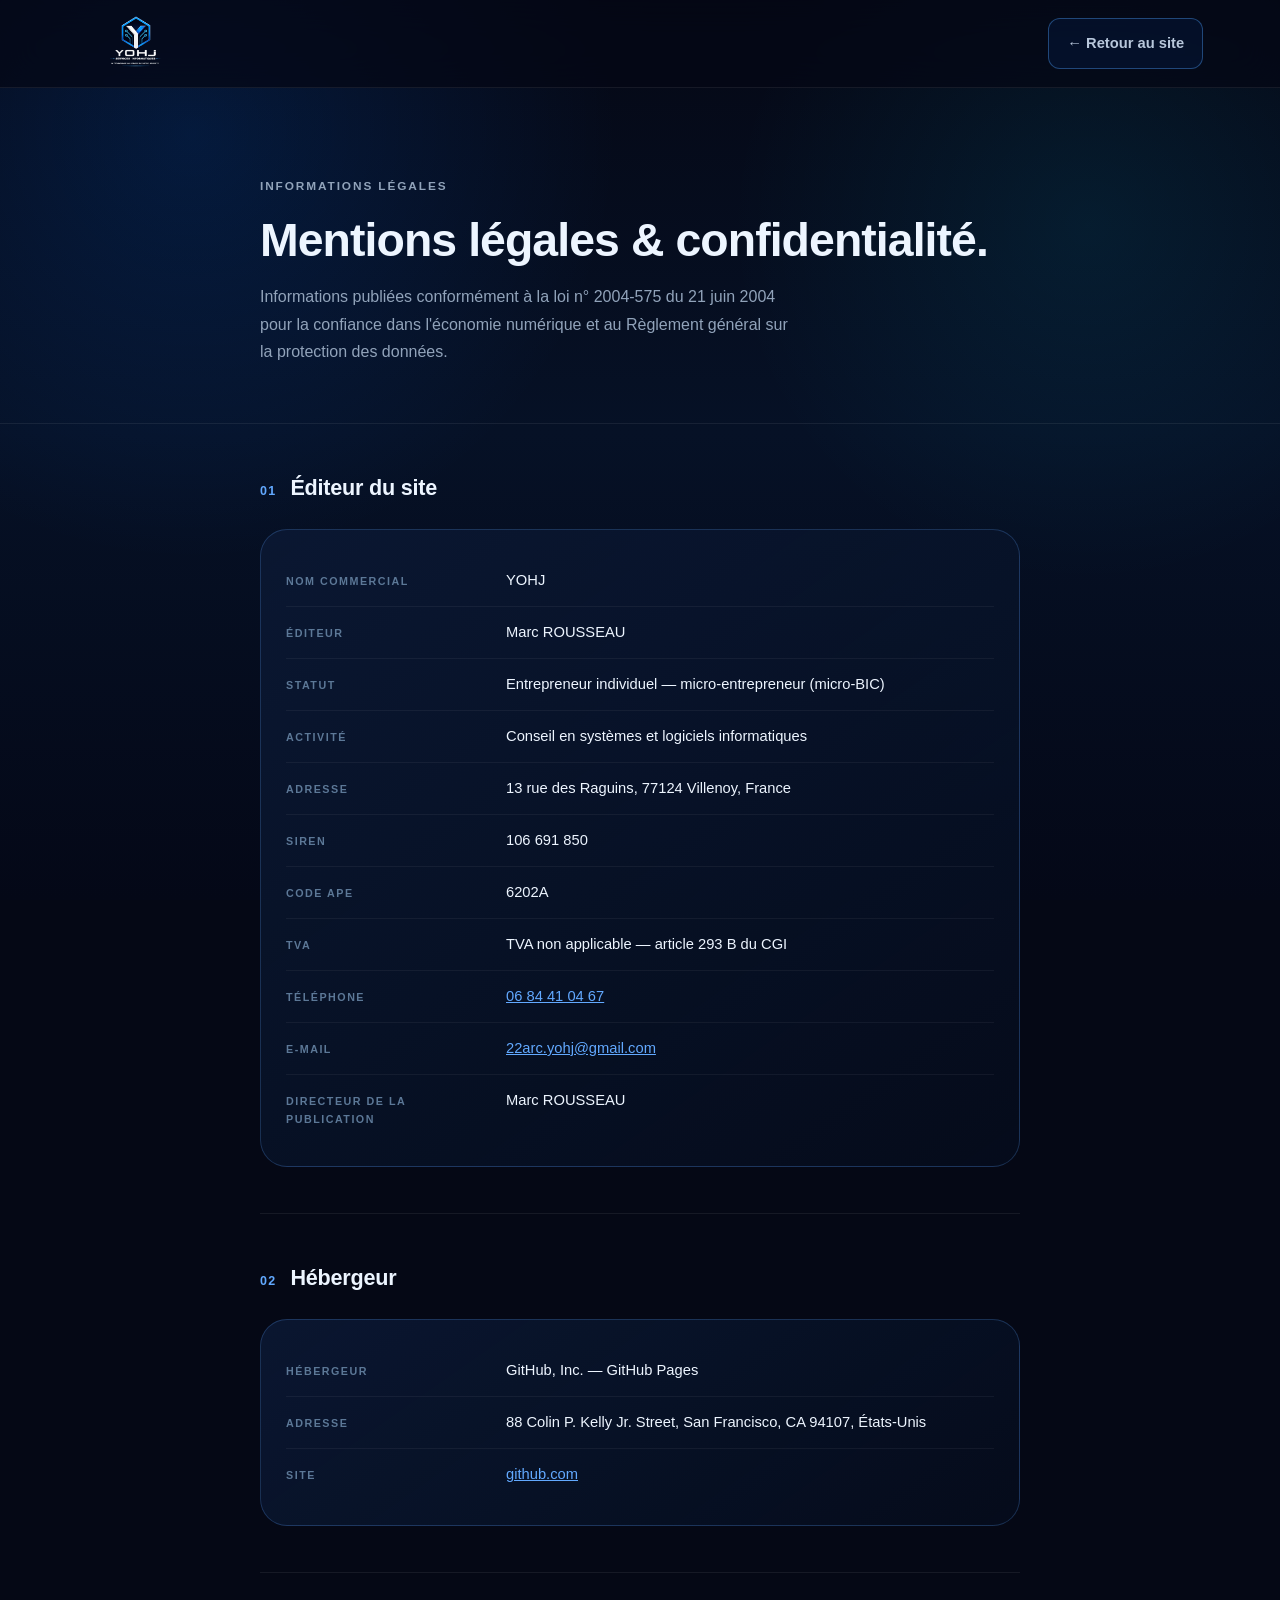
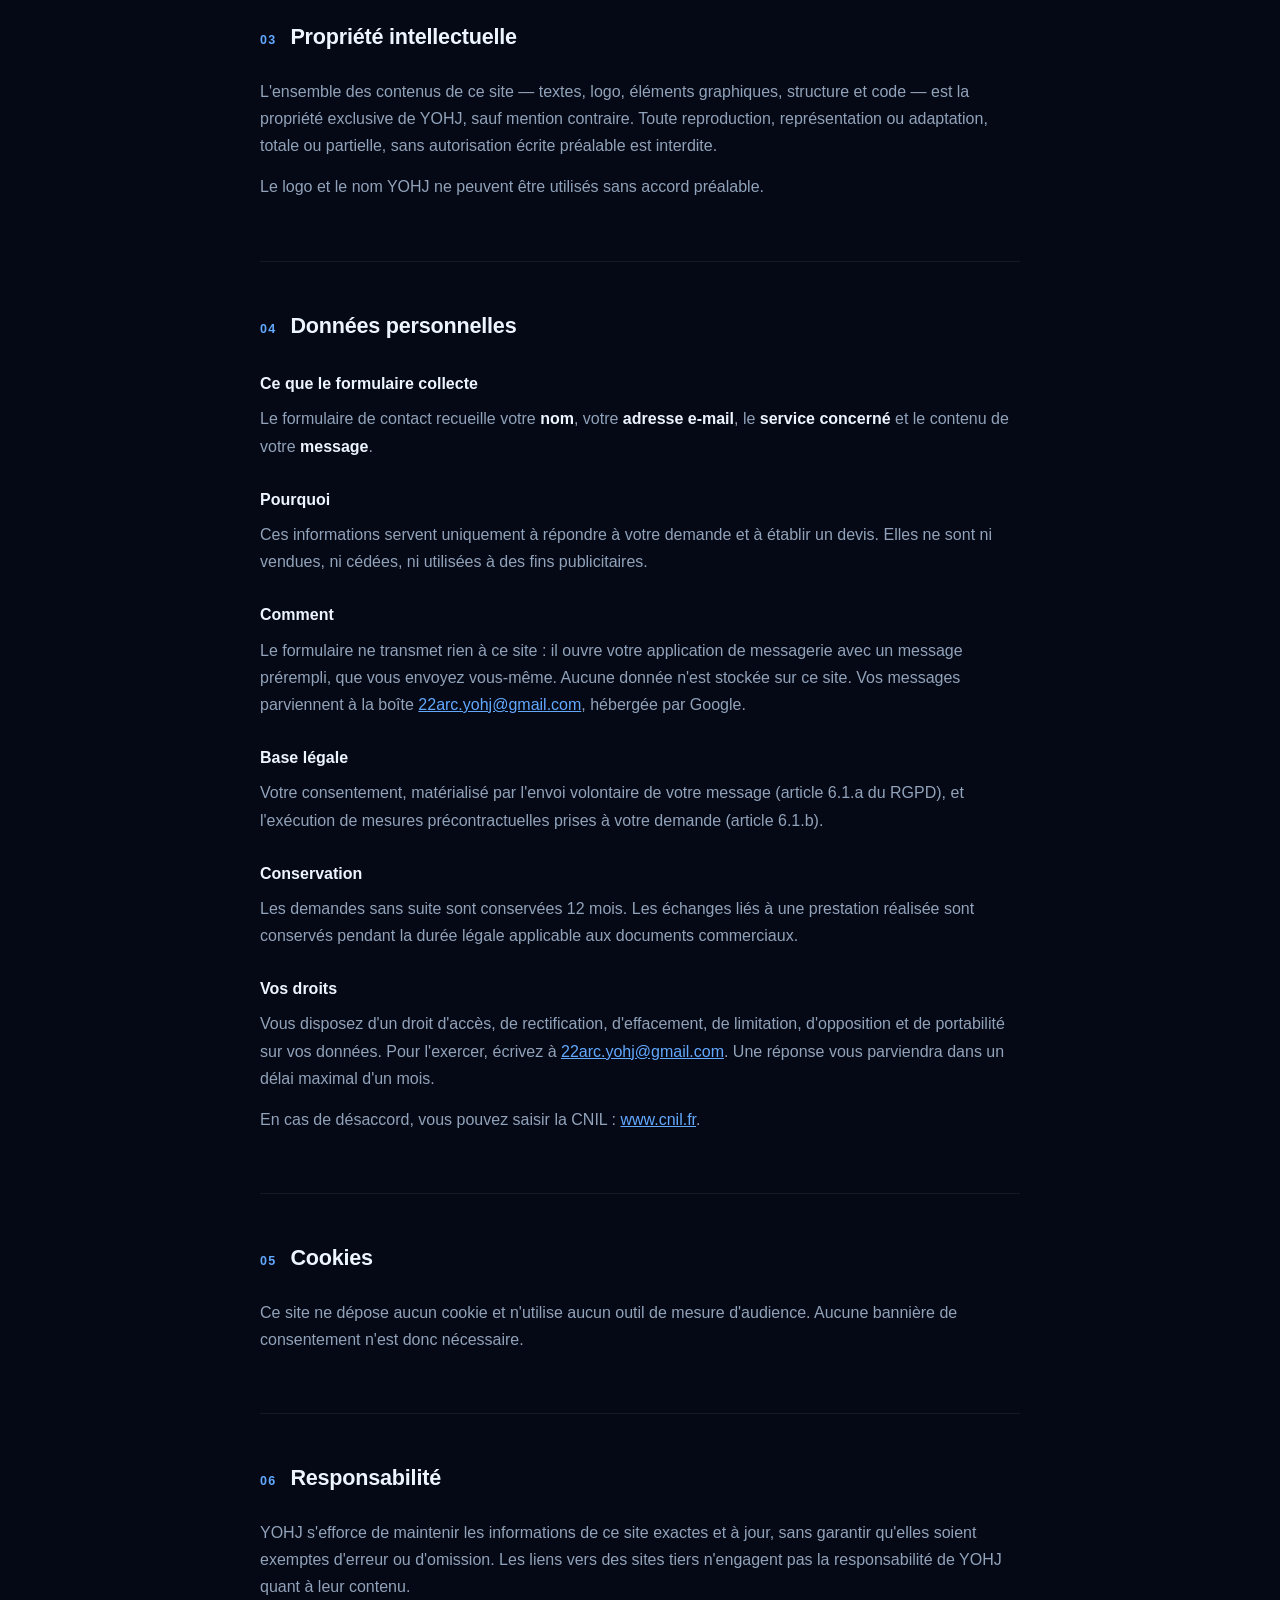
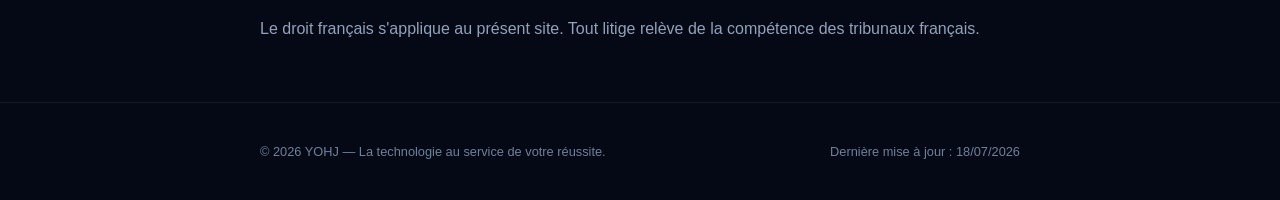
<file: mentions-legales.html>
<!DOCTYPE html>
<html lang="fr">
<head>
<meta charset="utf-8">
<meta name="viewport" content="width=device-width, initial-scale=1">
<meta name="theme-color" content="#050b1b">
<meta name="description" content="Mentions légales et politique de confidentialité de YOHJ, services informatiques.">
<title>Mentions légales — YOHJ</title>
<link rel="icon" href="assets/favicon.png">
<style>
  *{box-sizing:border-box;margin:0;padding:0}
  html{scroll-behavior:smooth}
  body{
    background:#050815;color:#edf5ff;
    font-family:Inter,Arial,sans-serif;line-height:1.7;
    overflow-x:hidden;-webkit-font-smoothing:antialiased;
  }
  body::before{
    content:"";position:fixed;inset:0;z-index:-3;
    background:
      radial-gradient(circle at 15% 15%,rgba(0,112,255,.15),transparent 32%),
      radial-gradient(circle at 85% 25%,rgba(0,214,255,.08),transparent 28%),
      linear-gradient(180deg,#050815,#061126 48%,#040817);
  }
  .wrap{max-width:840px;margin:0 auto;padding:0 clamp(22px,6vw,40px)}

  /* ---------- en-tête ---------- */
  .header{
    height:88px;position:sticky;top:0;z-index:20;
    display:flex;align-items:center;justify-content:space-between;
    padding:0 clamp(22px,6vw,92px);
    background:rgba(5,8,21,.72);backdrop-filter:blur(18px);
    border-bottom:1px solid rgba(255,255,255,.07);
  }
  .header img{display:block;width:118px;height:68px;object-fit:contain}
  .back{
    color:#b8c7db;text-decoration:none;font-size:.92rem;font-weight:700;
    padding:12px 18px;border:1px solid rgba(80,163,255,.38);
    border-radius:12px;background:rgba(20,104,255,.08);
    transition:color .2s,border-color .2s;white-space:nowrap;
  }
  .back:hover{color:#fff;border-color:#1676f5}

  /* ---------- titre ---------- */
  .head{padding:72px 0 44px;border-bottom:1px solid rgba(255,255,255,.07)}
  .label{
    letter-spacing:.16em;text-transform:uppercase;color:#62a9ff;
    font-size:.74rem;font-weight:800;margin-bottom:18px;
  }
  h1{font-size:clamp(2rem,5vw,2.9rem);line-height:1.15;font-weight:800;letter-spacing:-.02em}
  .head p{color:#91a3ba;margin-top:16px;max-width:60ch}

  /* ---------- sections ---------- */
  section{padding:46px 0;border-bottom:1px solid rgba(255,255,255,.07)}
  section:last-of-type{border-bottom:0}
  h2{
    font-size:1.35rem;font-weight:800;letter-spacing:-.01em;
    margin-bottom:22px;display:flex;align-items:baseline;gap:14px;
  }
  h2 .num{color:#62a9ff;font-size:.78rem;font-weight:800;letter-spacing:.1em;font-variant-numeric:tabular-nums}
  h3{font-size:1rem;font-weight:700;margin:26px 0 8px}
  p{color:#91a3ba;margin-bottom:14px}
  p strong{color:#edf5ff;font-weight:700}
  a{color:#62a9ff}
  ul{list-style:none;margin:0 0 14px}
  li{color:#91a3ba;padding-left:22px;position:relative;margin-bottom:9px}
  li::before{content:"—";position:absolute;left:0;color:#62a9ff;opacity:.7}

  /* ---------- fiche identité ---------- */
  .card{
    padding:25px;border:1px solid rgba(93,163,255,.24);border-radius:27px;
    background:linear-gradient(145deg,rgba(11,24,51,.92),rgba(5,13,29,.76));
  }
  .row{
    display:grid;grid-template-columns:200px 1fr;gap:10px 20px;
    padding:13px 0;border-bottom:1px solid rgba(255,255,255,.05);align-items:baseline;
  }
  .row:last-child{border-bottom:0}
  .row dt{color:#5c7897;font-size:.67rem;letter-spacing:.14em;text-transform:uppercase;font-weight:700}
  .row dd{color:#edf5ff;font-size:.92rem}
  @media(max-width:650px){.row{grid-template-columns:1fr;gap:4px}}


  /* ---------- pied ---------- */
  footer{
    padding:38px 0;color:#6e829b;font-size:.8rem;
    border-top:1px solid rgba(255,255,255,.07);
  }
  footer .wrap{display:flex;justify-content:space-between;gap:16px;flex-wrap:wrap}
  footer a{color:inherit;text-decoration:none;border-bottom:1px solid rgba(255,255,255,.18)}
  footer a:hover{color:#b8c7db;border-color:#62a9ff}

  :focus-visible{outline:2px solid #62a9ff;outline-offset:3px;border-radius:4px}
  @media(prefers-reduced-motion:reduce){*{transition:none!important;scroll-behavior:auto}}
</style>
</head>
<body>

<header class="header">
  <a href="index.html#accueil" aria-label="YOHJ, accueil">
    <img src="assets/logo-concept-a.png" alt="Logo YOHJ">
  </a>
  <a class="back" href="index.html#accueil">← Retour au site</a>
</header>

<div class="head">
  <div class="wrap">
    <p class="label">Informations légales</p>
    <h1>Mentions légales &amp; confidentialité.</h1>
    <p>Informations publiées conformément à la loi n° 2004-575 du 21 juin 2004 pour la confiance dans l'économie numérique et au Règlement général sur la protection des données.</p>
  </div>
</div>

<main class="wrap">

  <section>
    <h2><span class="num">01</span> Éditeur du site</h2>
    <div class="card">
      <dl>
        <div class="row"><dt>Nom commercial</dt><dd>YOHJ</dd></div>
        <div class="row"><dt>Éditeur</dt><dd>Marc ROUSSEAU</dd></div>
        <div class="row"><dt>Statut</dt><dd>Entrepreneur individuel — micro-entrepreneur (micro-BIC)</dd></div>
        <div class="row"><dt>Activité</dt><dd>Conseil en systèmes et logiciels informatiques</dd></div>
        <div class="row"><dt>Adresse</dt><dd>13 rue des Raguins, 77124 Villenoy, France</dd></div>
        <div class="row"><dt>SIREN</dt><dd>106 691 850</dd></div>
        <div class="row"><dt>Code APE</dt><dd>6202A</dd></div>
        <div class="row"><dt>TVA</dt><dd>TVA non applicable — article 293 B du CGI</dd></div>
        <div class="row"><dt>Téléphone</dt><dd><a href="tel:+33684410467">06 84 41 04 67</a></dd></div>
        <div class="row"><dt>E-mail</dt><dd><a href="mailto:22arc.yohj@gmail.com">22arc.yohj@gmail.com</a></dd></div>
        <div class="row"><dt>Directeur de la publication</dt><dd>Marc ROUSSEAU</dd></div>
      </dl>
    </div>
  </section>

  <section>
    <h2><span class="num">02</span> Hébergeur</h2>
    <div class="card">
      <dl>
        <div class="row"><dt>Hébergeur</dt><dd>GitHub, Inc. — GitHub Pages</dd></div>
        <div class="row"><dt>Adresse</dt><dd>88 Colin P. Kelly Jr. Street, San Francisco, CA 94107, États-Unis</dd></div>
        <div class="row"><dt>Site</dt><dd><a href="https://github.com" rel="noopener">github.com</a></dd></div>
      </dl>
    </div>
  </section>

  <section>
    <h2><span class="num">03</span> Propriété intellectuelle</h2>
    <p>L'ensemble des contenus de ce site — textes, logo, éléments graphiques, structure et code — est la propriété exclusive de YOHJ, sauf mention contraire. Toute reproduction, représentation ou adaptation, totale ou partielle, sans autorisation écrite préalable est interdite.</p>
    <p>Le logo et le nom YOHJ ne peuvent être utilisés sans accord préalable.</p>
  </section>

  <section>
    <h2><span class="num">04</span> Données personnelles</h2>

    <h3>Ce que le formulaire collecte</h3>
    <p>Le formulaire de contact recueille votre <strong>nom</strong>, votre <strong>adresse e-mail</strong>, le <strong>service concerné</strong> et le contenu de votre <strong>message</strong>.</p>

    <h3>Pourquoi</h3>
    <p>Ces informations servent uniquement à répondre à votre demande et à établir un devis. Elles ne sont ni vendues, ni cédées, ni utilisées à des fins publicitaires.</p>

    <h3>Comment</h3>
    <p>Le formulaire ne transmet rien à ce site : il ouvre votre application de messagerie avec un message prérempli, que vous envoyez vous-même. Aucune donnée n'est stockée sur ce site. Vos messages parviennent à la boîte <a href="mailto:22arc.yohj@gmail.com">22arc.yohj@gmail.com</a>, hébergée par Google.</p>

    <h3>Base légale</h3>
    <p>Votre consentement, matérialisé par l'envoi volontaire de votre message (article 6.1.a du RGPD), et l'exécution de mesures précontractuelles prises à votre demande (article 6.1.b).</p>

    <h3>Conservation</h3>
    <p>Les demandes sans suite sont conservées 12 mois. Les échanges liés à une prestation réalisée sont conservés pendant la durée légale applicable aux documents commerciaux.</p>

    <h3>Vos droits</h3>
    <p>Vous disposez d'un droit d'accès, de rectification, d'effacement, de limitation, d'opposition et de portabilité sur vos données. Pour l'exercer, écrivez à <a href="mailto:22arc.yohj@gmail.com">22arc.yohj@gmail.com</a>. Une réponse vous parviendra dans un délai maximal d'un mois.</p>
    <p>En cas de désaccord, vous pouvez saisir la CNIL : <a href="https://www.cnil.fr" rel="noopener">www.cnil.fr</a>.</p>
  </section>

  <section>
    <h2><span class="num">05</span> Cookies</h2>
    <p>Ce site ne dépose aucun cookie et n'utilise aucun outil de mesure d'audience. Aucune bannière de consentement n'est donc nécessaire.</p>
  </section>

  <section>
    <h2><span class="num">06</span> Responsabilité</h2>
    <p>YOHJ s'efforce de maintenir les informations de ce site exactes et à jour, sans garantir qu'elles soient exemptes d'erreur ou d'omission. Les liens vers des sites tiers n'engagent pas la responsabilité de YOHJ quant à leur contenu.</p>
    <p>Le droit français s'applique au présent site. Tout litige relève de la compétence des tribunaux français.</p>
  </section>

</main>

<footer>
  <div class="wrap">
    <span>© <span id="year"></span> YOHJ — La technologie au service de votre réussite.</span>
    <span>Dernière mise à jour : 18/07/2026</span>
  </div>
</footer>

<script>document.getElementById('year').textContent=new Date().getFullYear();</script>
</body>
</html>
</file>
